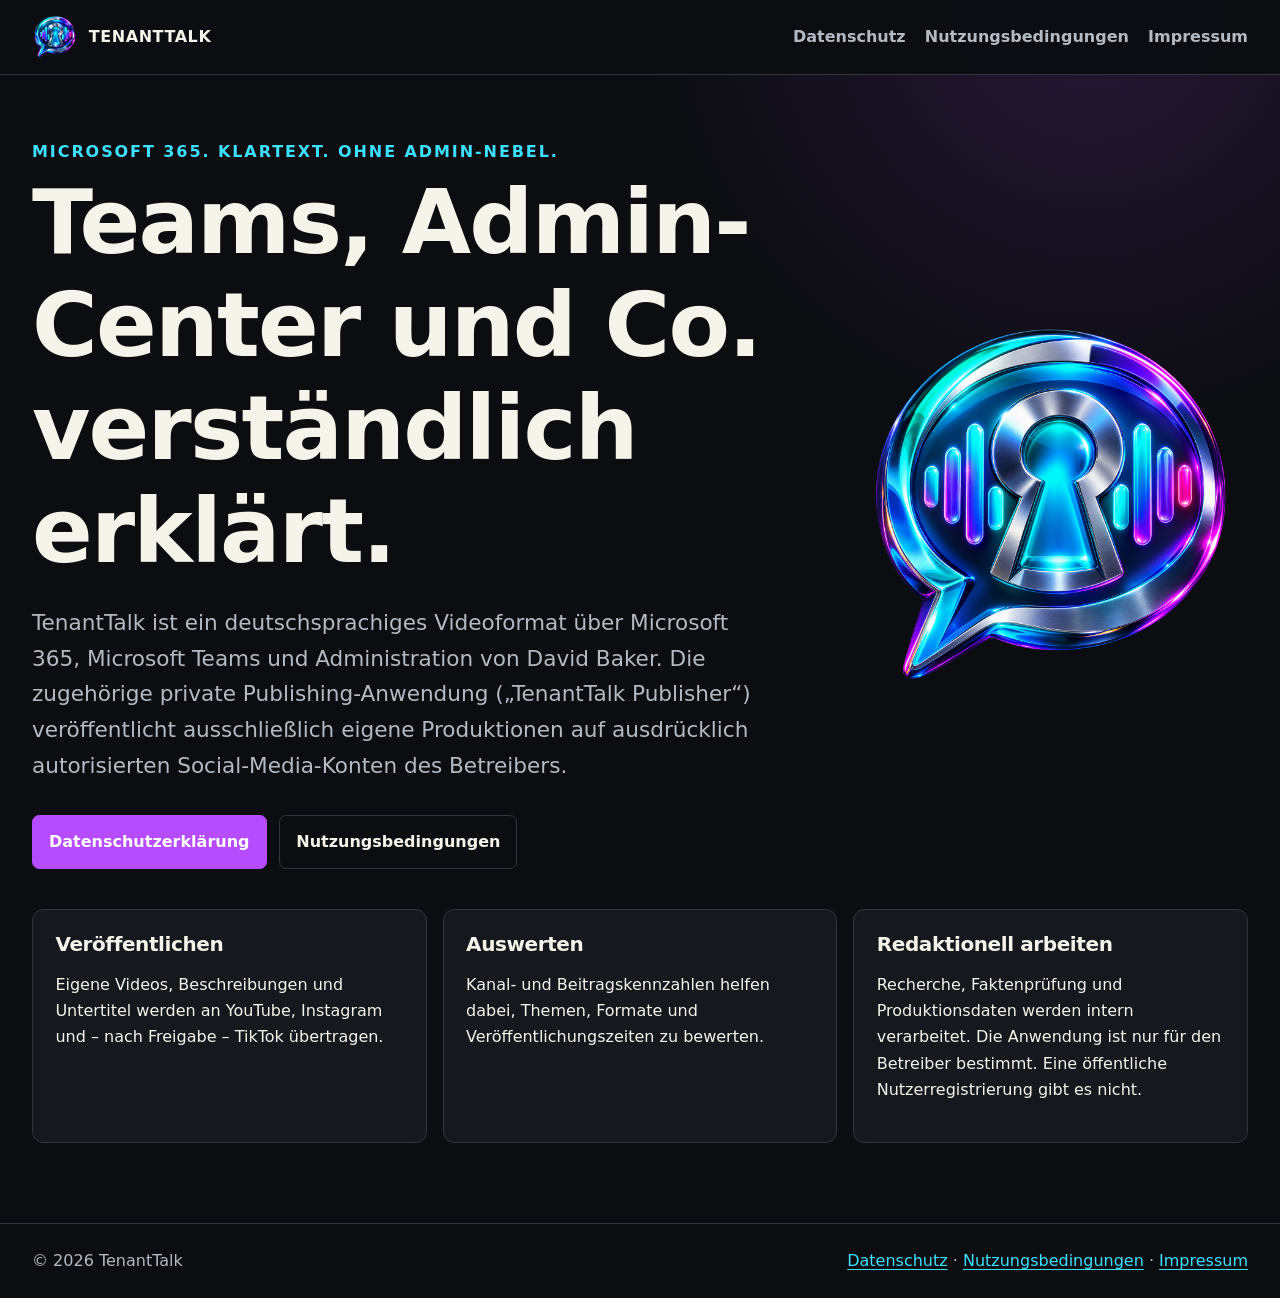
<file: docs/index.html>
<!doctype html>
<html lang="de">
<head>
  <meta charset="utf-8">
  <meta name="viewport" content="width=device-width, initial-scale=1">
  <meta name="description" content="TenantTalk erklärt Microsoft 365 verständlich auf Deutsch und betreibt eine private Anwendung zur Veröffentlichung und Auswertung eigener Inhalte auf YouTube, Instagram und TikTok.">
  <title>TenantTalk – Microsoft 365. Klartext. Ohne Admin-Nebel.</title>
  <link rel="icon" href="assets/tenanttalk-emblem.png">
  <link rel="stylesheet" href="assets/style.css">
</head>
<body>
<a class="skip-link" href="#inhalt">Zum Inhalt</a>
<header class="site-header"><nav class="nav" aria-label="Hauptnavigation"><a class="brand" href="index.html" aria-current="page"><img src="assets/tenanttalk-emblem.png" alt=""><span>TENANTTALK</span></a><div class="nav-links"><a href="datenschutz.html">Datenschutz</a><a href="nutzungsbedingungen.html">Nutzungsbedingungen</a><a href="impressum.html">Impressum</a></div></nav></header>
<main id="inhalt">
  <section class="hero"><div><p class="eyebrow">Microsoft 365. Klartext. Ohne Admin-Nebel.</p><h1>Teams, Admin-Center und Co. verständlich erklärt.</h1><p class="lead">TenantTalk ist ein deutschsprachiges Videoformat über Microsoft 365, Microsoft Teams und Administration von David Baker. Die zugehörige private Publishing-Anwendung („TenantTalk Publisher“) veröffentlicht ausschließlich eigene Produktionen auf ausdrücklich autorisierten Social-Media-Konten des Betreibers.</p><div class="actions"><a class="button" href="datenschutz.html">Datenschutzerklärung</a><a class="button secondary" href="nutzungsbedingungen.html">Nutzungsbedingungen</a></div></div><img class="hero-logo" src="assets/tenanttalk-emblem.png" width="800" height="800" alt="TenantTalk-Logo"></section>
  <section class="grid" aria-label="Funktionen der Anwendung"><article class="card"><h2>Veröffentlichen</h2><p>Eigene Videos, Beschreibungen und Untertitel werden an YouTube, Instagram und – nach Freigabe – TikTok übertragen.</p></article><article class="card"><h2>Auswerten</h2><p>Kanal- und Beitragskennzahlen helfen dabei, Themen, Formate und Veröffentlichungszeiten zu bewerten.</p></article><article class="card"><h2>Redaktionell arbeiten</h2><p>Recherche, Faktenprüfung und Produktionsdaten werden intern verarbeitet. Die Anwendung ist nur für den Betreiber bestimmt. Eine öffentliche Nutzerregistrierung gibt es nicht.</p></article></section>
</main>
<footer class="site-footer"><div class="footer-inner"><p>© 2026 TenantTalk</p><p><a href="datenschutz.html">Datenschutz</a> · <a href="nutzungsbedingungen.html">Nutzungsbedingungen</a> · <a href="impressum.html">Impressum</a></p></div></footer>
</body>
</html>
</file>
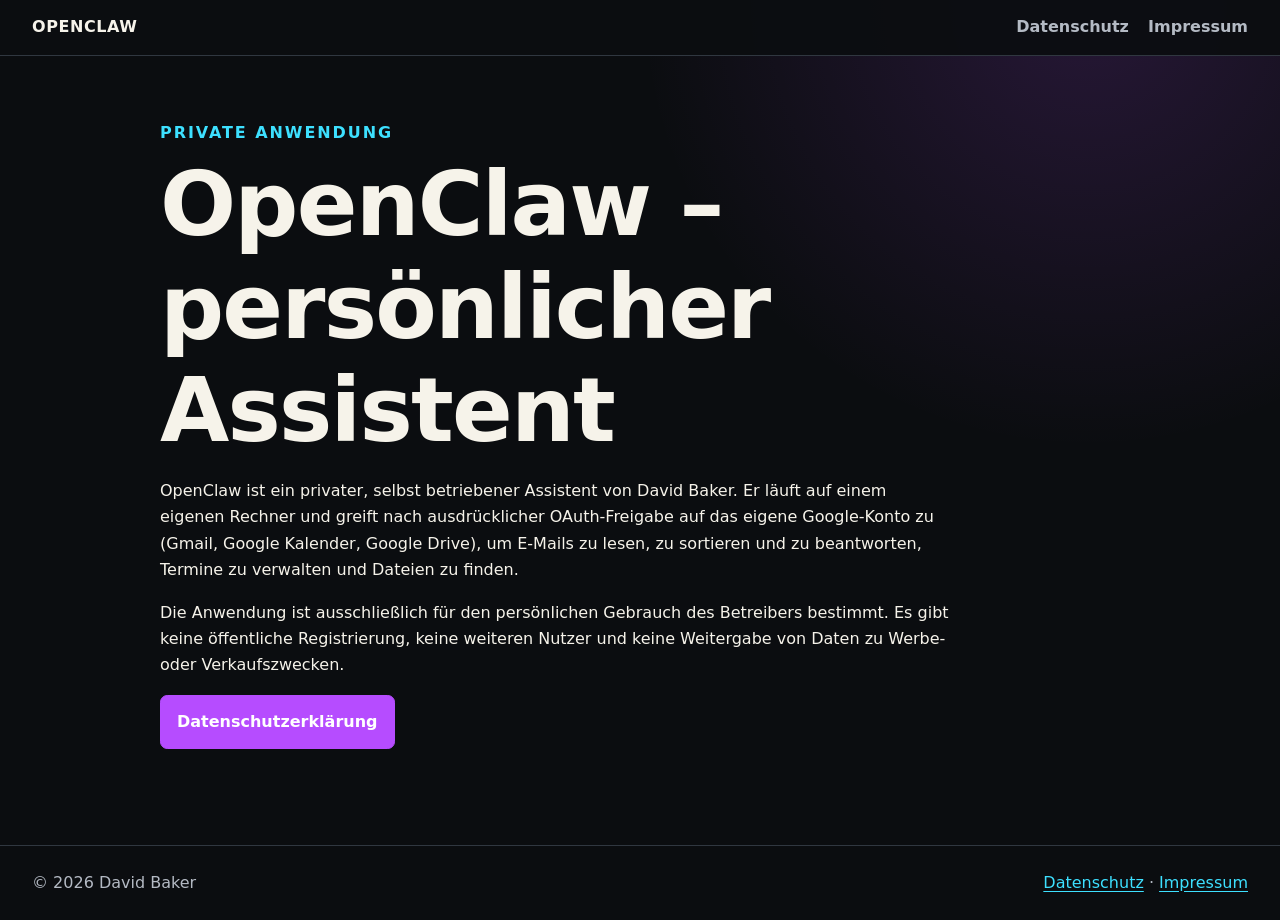
<file: docs/openclaw/index.html>
<!doctype html>
<html lang="de">
<head><meta charset="utf-8"><meta name="viewport" content="width=device-width, initial-scale=1"><meta name="description" content="OpenClaw ist ein privater persönlicher Assistent von David Baker mit Zugriff auf das eigene Gmail-, Kalender- und Drive-Konto."><title>OpenClaw – Privater Assistent</title><link rel="stylesheet" href="../assets/style.css"></head>
<body>
<a class="skip-link" href="#inhalt">Zum Inhalt</a>
<header class="site-header"><nav class="nav" aria-label="Hauptnavigation"><a class="brand" href="index.html" aria-current="page"><span>OPENCLAW</span></a><div class="nav-links"><a href="datenschutz.html">Datenschutz</a><a href="../impressum.html">Impressum</a></div></nav></header>
<main id="inhalt" class="legal">
<p class="eyebrow">Private Anwendung</p><h1>OpenClaw – persönlicher Assistent</h1>
<p>OpenClaw ist ein privater, selbst betriebener Assistent von David Baker. Er läuft auf einem eigenen Rechner und greift nach ausdrücklicher OAuth-Freigabe auf das eigene Google-Konto zu (Gmail, Google Kalender, Google Drive), um E-Mails zu lesen, zu sortieren und zu beantworten, Termine zu verwalten und Dateien zu finden.</p>
<p>Die Anwendung ist ausschließlich für den persönlichen Gebrauch des Betreibers bestimmt. Es gibt keine öffentliche Registrierung, keine weiteren Nutzer und keine Weitergabe von Daten zu Werbe- oder Verkaufszwecken.</p>
<p><a class="button" href="datenschutz.html">Datenschutzerklärung</a></p>
</main>
<footer class="site-footer"><div class="footer-inner"><p>© 2026 David Baker</p><p><a href="datenschutz.html">Datenschutz</a> · <a href="../impressum.html">Impressum</a></p></div></footer>
</body>
</html>
</file>
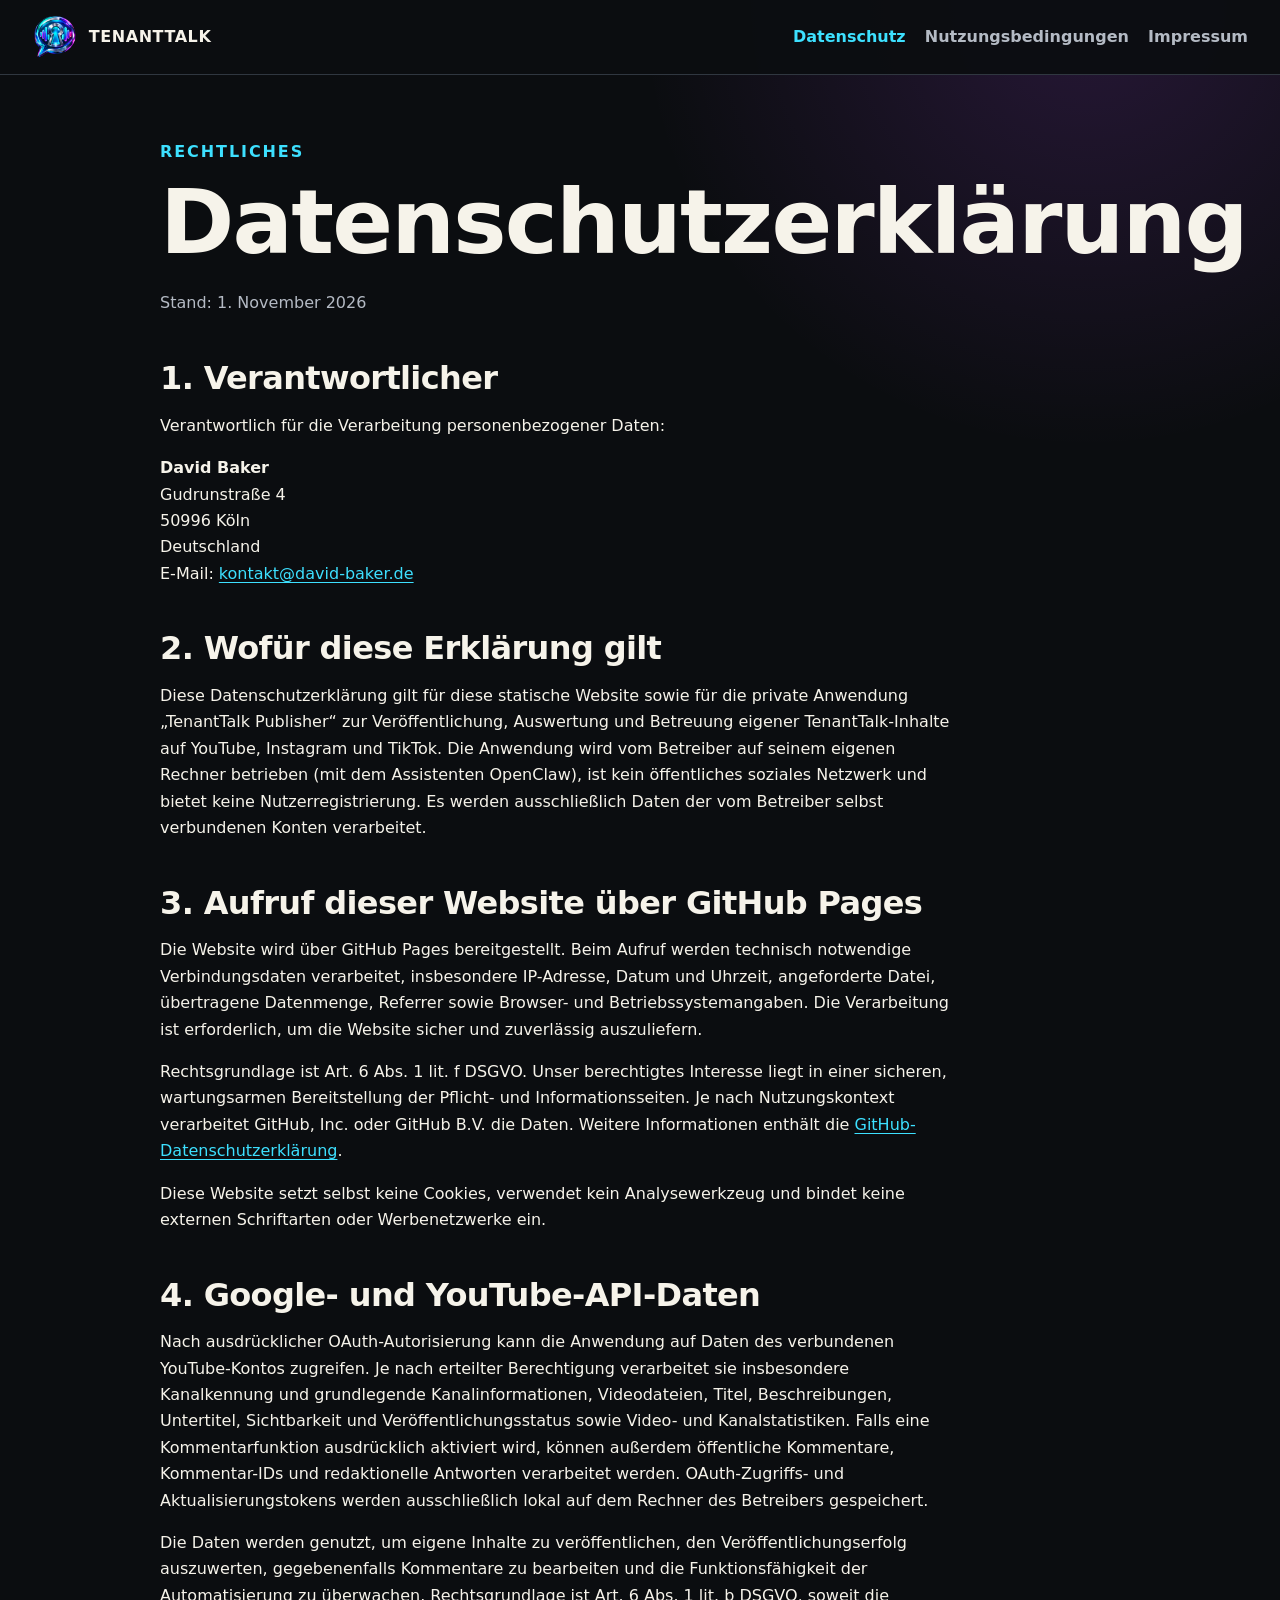
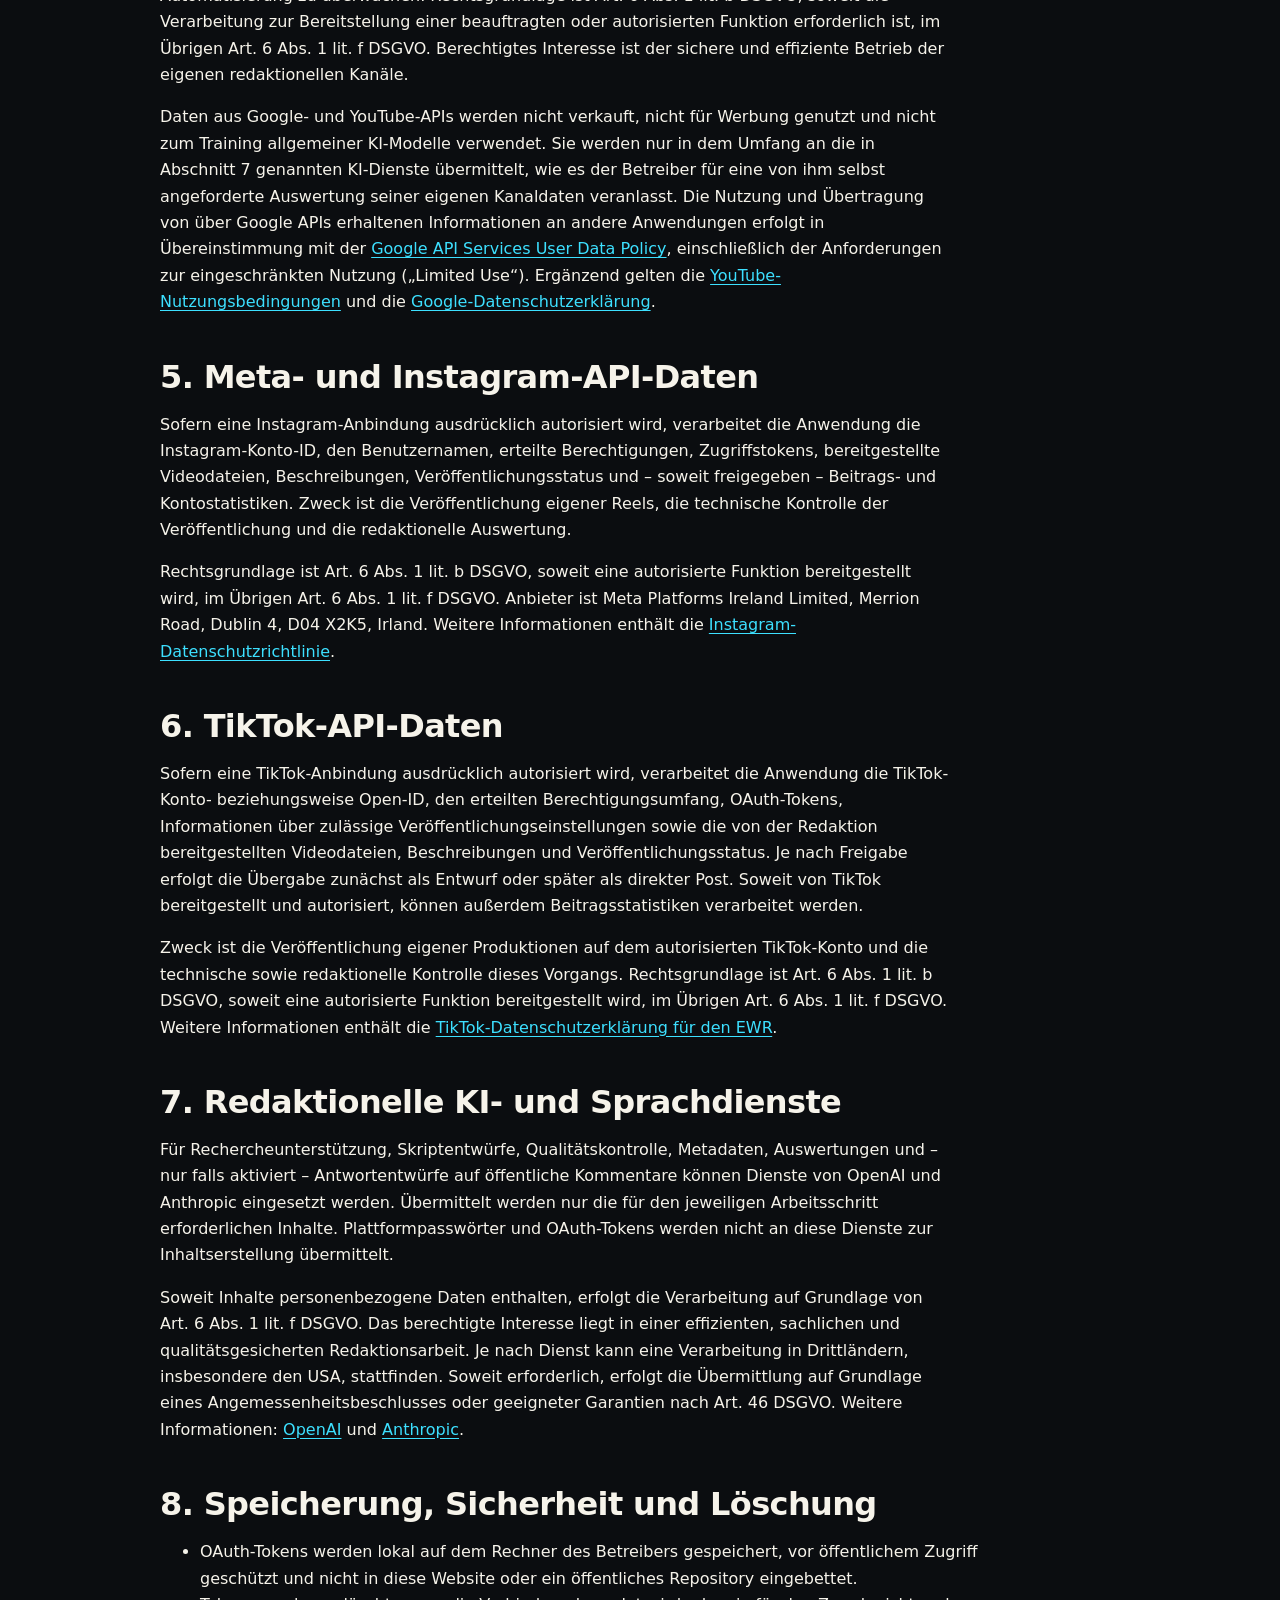
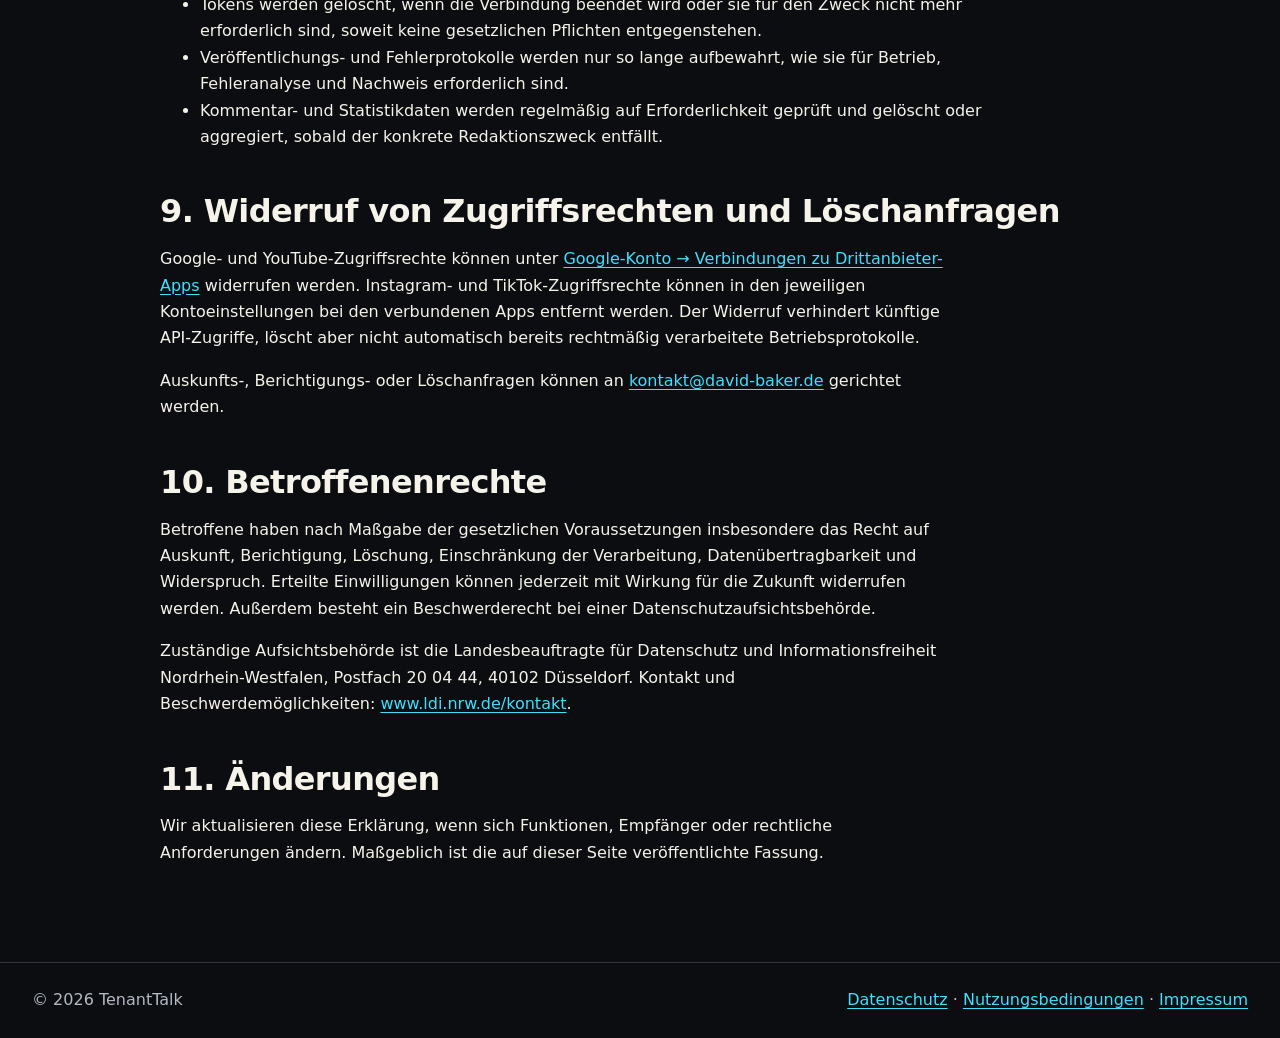
<file: docs/datenschutz.html>
<!doctype html>
<html lang="de">
<head><meta charset="utf-8"><meta name="viewport" content="width=device-width, initial-scale=1"><meta name="description" content="Datenschutzerklärung für die Website und Social-Publishing-Anwendung von TenantTalk."><title>Datenschutz – TenantTalk</title><link rel="icon" href="assets/tenanttalk-emblem.png"><link rel="stylesheet" href="assets/style.css"></head>
<body>
<a class="skip-link" href="#inhalt">Zum Inhalt</a>
<header class="site-header"><nav class="nav" aria-label="Hauptnavigation"><a class="brand" href="index.html"><img src="assets/tenanttalk-emblem.png" alt=""><span>TENANTTALK</span></a><div class="nav-links"><a href="datenschutz.html" aria-current="page">Datenschutz</a><a href="nutzungsbedingungen.html">Nutzungsbedingungen</a><a href="impressum.html">Impressum</a></div></nav></header>
<main id="inhalt" class="legal">
<p class="eyebrow">Rechtliches</p><h1>Datenschutzerklärung</h1><p class="meta">Stand: 1. November 2026</p>
<h2>1. Verantwortlicher</h2><p>Verantwortlich für die Verarbeitung personenbezogener Daten:</p><p><strong>David Baker</strong><br>Gudrunstraße 4<br>50996 Köln<br>Deutschland<br>E-Mail: <a href="mailto:kontakt@david-baker.de">kontakt@david-baker.de</a></p>
<h2>2. Wofür diese Erklärung gilt</h2><p>Diese Datenschutzerklärung gilt für diese statische Website sowie für die private Anwendung „TenantTalk Publisher“ zur Veröffentlichung, Auswertung und Betreuung eigener TenantTalk-Inhalte auf YouTube, Instagram und TikTok. Die Anwendung wird vom Betreiber auf seinem eigenen Rechner betrieben (mit dem Assistenten OpenClaw), ist kein öffentliches soziales Netzwerk und bietet keine Nutzerregistrierung. Es werden ausschließlich Daten der vom Betreiber selbst verbundenen Konten verarbeitet.</p>
<h2>3. Aufruf dieser Website über GitHub Pages</h2><p>Die Website wird über GitHub Pages bereitgestellt. Beim Aufruf werden technisch notwendige Verbindungsdaten verarbeitet, insbesondere IP-Adresse, Datum und Uhrzeit, angeforderte Datei, übertragene Datenmenge, Referrer sowie Browser- und Betriebssystemangaben. Die Verarbeitung ist erforderlich, um die Website sicher und zuverlässig auszuliefern.</p><p>Rechtsgrundlage ist Art. 6 Abs. 1 lit. f DSGVO. Unser berechtigtes Interesse liegt in einer sicheren, wartungsarmen Bereitstellung der Pflicht- und Informationsseiten. Je nach Nutzungskontext verarbeitet GitHub, Inc. oder GitHub B.V. die Daten. Weitere Informationen enthält die <a href="https://docs.github.com/de/site-policy/privacy-policies/github-general-privacy-statement">GitHub-Datenschutzerklärung</a>.</p><p>Diese Website setzt selbst keine Cookies, verwendet kein Analysewerkzeug und bindet keine externen Schriftarten oder Werbenetzwerke ein.</p>
<h2>4. Google- und YouTube-API-Daten</h2><p>Nach ausdrücklicher OAuth-Autorisierung kann die Anwendung auf Daten des verbundenen YouTube-Kontos zugreifen. Je nach erteilter Berechtigung verarbeitet sie insbesondere Kanalkennung und grundlegende Kanalinformationen, Videodateien, Titel, Beschreibungen, Untertitel, Sichtbarkeit und Veröffentlichungsstatus sowie Video- und Kanalstatistiken. Falls eine Kommentarfunktion ausdrücklich aktiviert wird, können außerdem öffentliche Kommentare, Kommentar-IDs und redaktionelle Antworten verarbeitet werden. OAuth-Zugriffs- und Aktualisierungstokens werden ausschließlich lokal auf dem Rechner des Betreibers gespeichert.</p><p>Die Daten werden genutzt, um eigene Inhalte zu veröffentlichen, den Veröffentlichungserfolg auszuwerten, gegebenenfalls Kommentare zu bearbeiten und die Funktionsfähigkeit der Automatisierung zu überwachen. Rechtsgrundlage ist Art. 6 Abs. 1 lit. b DSGVO, soweit die Verarbeitung zur Bereitstellung einer beauftragten oder autorisierten Funktion erforderlich ist, im Übrigen Art. 6 Abs. 1 lit. f DSGVO. Berechtigtes Interesse ist der sichere und effiziente Betrieb der eigenen redaktionellen Kanäle.</p><p>Daten aus Google- und YouTube-APIs werden nicht verkauft, nicht für Werbung genutzt und nicht zum Training allgemeiner KI-Modelle verwendet. Sie werden nur in dem Umfang an die in Abschnitt 7 genannten KI-Dienste übermittelt, wie es der Betreiber für eine von ihm selbst angeforderte Auswertung seiner eigenen Kanaldaten veranlasst. Die Nutzung und Übertragung von über Google APIs erhaltenen Informationen an andere Anwendungen erfolgt in Übereinstimmung mit der <a href="https://developers.google.com/terms/api-services-user-data-policy">Google API Services User Data Policy</a>, einschließlich der Anforderungen zur eingeschränkten Nutzung („Limited Use“). Ergänzend gelten die <a href="https://www.youtube.com/t/terms">YouTube-Nutzungsbedingungen</a> und die <a href="https://policies.google.com/privacy">Google-Datenschutzerklärung</a>.</p>
<h2>5. Meta- und Instagram-API-Daten</h2><p>Sofern eine Instagram-Anbindung ausdrücklich autorisiert wird, verarbeitet die Anwendung die Instagram-Konto-ID, den Benutzernamen, erteilte Berechtigungen, Zugriffstokens, bereitgestellte Videodateien, Beschreibungen, Veröffentlichungsstatus und – soweit freigegeben – Beitrags- und Kontostatistiken. Zweck ist die Veröffentlichung eigener Reels, die technische Kontrolle der Veröffentlichung und die redaktionelle Auswertung.</p><p>Rechtsgrundlage ist Art. 6 Abs. 1 lit. b DSGVO, soweit eine autorisierte Funktion bereitgestellt wird, im Übrigen Art. 6 Abs. 1 lit. f DSGVO. Anbieter ist Meta Platforms Ireland Limited, Merrion Road, Dublin 4, D04 X2K5, Irland. Weitere Informationen enthält die <a href="https://privacycenter.instagram.com/policy/">Instagram-Datenschutzrichtlinie</a>.</p>
<h2>6. TikTok-API-Daten</h2><p>Sofern eine TikTok-Anbindung ausdrücklich autorisiert wird, verarbeitet die Anwendung die TikTok-Konto- beziehungsweise Open-ID, den erteilten Berechtigungsumfang, OAuth-Tokens, Informationen über zulässige Veröffentlichungseinstellungen sowie die von der Redaktion bereitgestellten Videodateien, Beschreibungen und Veröffentlichungsstatus. Je nach Freigabe erfolgt die Übergabe zunächst als Entwurf oder später als direkter Post. Soweit von TikTok bereitgestellt und autorisiert, können außerdem Beitragsstatistiken verarbeitet werden.</p><p>Zweck ist die Veröffentlichung eigener Produktionen auf dem autorisierten TikTok-Konto und die technische sowie redaktionelle Kontrolle dieses Vorgangs. Rechtsgrundlage ist Art. 6 Abs. 1 lit. b DSGVO, soweit eine autorisierte Funktion bereitgestellt wird, im Übrigen Art. 6 Abs. 1 lit. f DSGVO. Weitere Informationen enthält die <a href="https://www.tiktok.com/legal/page/eea/privacy-policy/de">TikTok-Datenschutzerklärung für den EWR</a>.</p>
<h2>7. Redaktionelle KI- und Sprachdienste</h2><p>Für Rechercheunterstützung, Skriptentwürfe, Qualitätskontrolle, Metadaten, Auswertungen und – nur falls aktiviert – Antwortentwürfe auf öffentliche Kommentare können Dienste von OpenAI und Anthropic eingesetzt werden. Übermittelt werden nur die für den jeweiligen Arbeitsschritt erforderlichen Inhalte. Plattformpasswörter und OAuth-Tokens werden nicht an diese Dienste zur Inhaltserstellung übermittelt.</p><p>Soweit Inhalte personenbezogene Daten enthalten, erfolgt die Verarbeitung auf Grundlage von Art. 6 Abs. 1 lit. f DSGVO. Das berechtigte Interesse liegt in einer effizienten, sachlichen und qualitätsgesicherten Redaktionsarbeit. Je nach Dienst kann eine Verarbeitung in Drittländern, insbesondere den USA, stattfinden. Soweit erforderlich, erfolgt die Übermittlung auf Grundlage eines Angemessenheitsbeschlusses oder geeigneter Garantien nach Art. 46 DSGVO. Weitere Informationen: <a href="https://openai.com/policies/privacy-policy/">OpenAI</a> und <a href="https://www.anthropic.com/legal/privacy">Anthropic</a>.</p>
<h2>8. Speicherung, Sicherheit und Löschung</h2><ul><li>OAuth-Tokens werden lokal auf dem Rechner des Betreibers gespeichert, vor öffentlichem Zugriff geschützt und nicht in diese Website oder ein öffentliches Repository eingebettet.</li><li>Tokens werden gelöscht, wenn die Verbindung beendet wird oder sie für den Zweck nicht mehr erforderlich sind, soweit keine gesetzlichen Pflichten entgegenstehen.</li><li>Veröffentlichungs- und Fehlerprotokolle werden nur so lange aufbewahrt, wie sie für Betrieb, Fehleranalyse und Nachweis erforderlich sind.</li><li>Kommentar- und Statistikdaten werden regelmäßig auf Erforderlichkeit geprüft und gelöscht oder aggregiert, sobald der konkrete Redaktionszweck entfällt.</li></ul>
<h2>9. Widerruf von Zugriffsrechten und Löschanfragen</h2><p>Google- und YouTube-Zugriffsrechte können unter <a href="https://myaccount.google.com/permissions">Google-Konto → Verbindungen zu Drittanbieter-Apps</a> widerrufen werden. Instagram- und TikTok-Zugriffsrechte können in den jeweiligen Kontoeinstellungen bei den verbundenen Apps entfernt werden. Der Widerruf verhindert künftige API-Zugriffe, löscht aber nicht automatisch bereits rechtmäßig verarbeitete Betriebsprotokolle.</p><p>Auskunfts-, Berichtigungs- oder Löschanfragen können an <a href="mailto:kontakt@david-baker.de">kontakt@david-baker.de</a> gerichtet werden.</p>
<h2>10. Betroffenenrechte</h2><p>Betroffene haben nach Maßgabe der gesetzlichen Voraussetzungen insbesondere das Recht auf Auskunft, Berichtigung, Löschung, Einschränkung der Verarbeitung, Datenübertragbarkeit und Widerspruch. Erteilte Einwilligungen können jederzeit mit Wirkung für die Zukunft widerrufen werden. Außerdem besteht ein Beschwerderecht bei einer Datenschutzaufsichtsbehörde.</p><p>Zuständige Aufsichtsbehörde ist die Landesbeauftragte für Datenschutz und Informationsfreiheit Nordrhein-Westfalen, Postfach 20 04 44, 40102 Düsseldorf. Kontakt und Beschwerdemöglichkeiten: <a href="https://www.ldi.nrw.de/kontakt">www.ldi.nrw.de/kontakt</a>.</p>
<h2>11. Änderungen</h2><p>Wir aktualisieren diese Erklärung, wenn sich Funktionen, Empfänger oder rechtliche Anforderungen ändern. Maßgeblich ist die auf dieser Seite veröffentlichte Fassung.</p>
</main>
<footer class="site-footer"><div class="footer-inner"><p>© 2026 TenantTalk</p><p><a href="datenschutz.html">Datenschutz</a> · <a href="nutzungsbedingungen.html">Nutzungsbedingungen</a> · <a href="impressum.html">Impressum</a></p></div></footer>
</body>
</html>
</file>
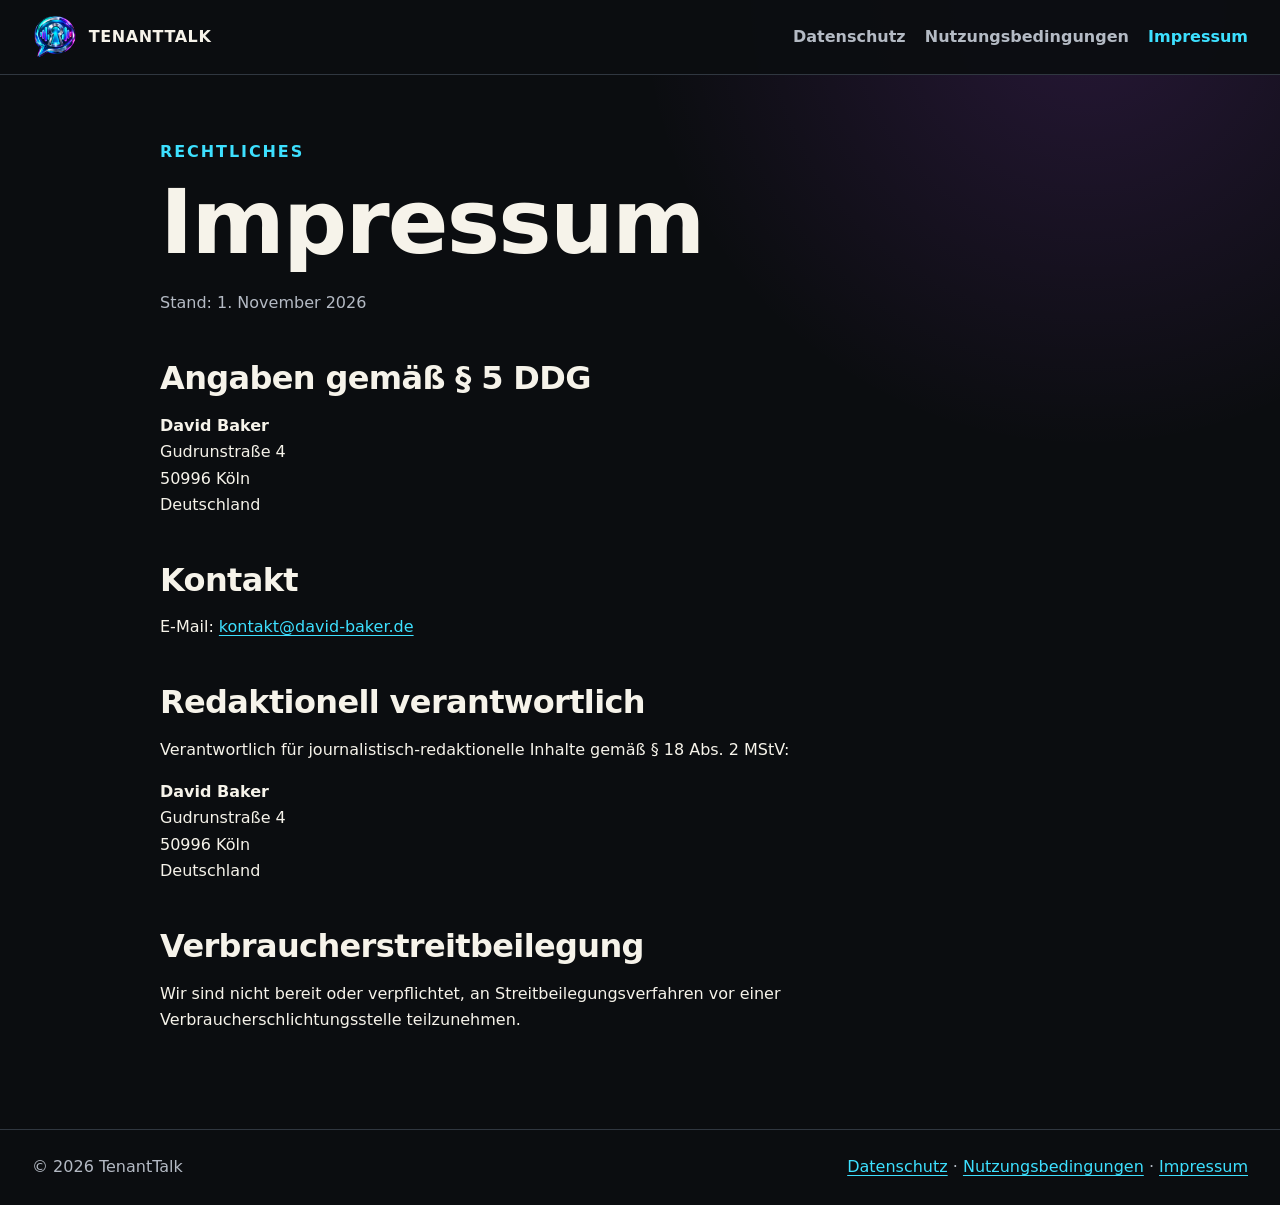
<file: docs/impressum.html>
<!doctype html>
<html lang="de">
<head><meta charset="utf-8"><meta name="viewport" content="width=device-width, initial-scale=1"><meta name="description" content="Impressum von TenantTalk."><title>Impressum – TenantTalk</title><link rel="icon" href="assets/tenanttalk-emblem.png"><link rel="stylesheet" href="assets/style.css"></head>
<body>
<a class="skip-link" href="#inhalt">Zum Inhalt</a>
<header class="site-header"><nav class="nav" aria-label="Hauptnavigation"><a class="brand" href="index.html"><img src="assets/tenanttalk-emblem.png" alt=""><span>TENANTTALK</span></a><div class="nav-links"><a href="datenschutz.html">Datenschutz</a><a href="nutzungsbedingungen.html">Nutzungsbedingungen</a><a href="impressum.html" aria-current="page">Impressum</a></div></nav></header>
<main id="inhalt" class="legal">
<p class="eyebrow">Rechtliches</p><h1>Impressum</h1><p class="meta">Stand: 1. November 2026</p>
<h2>Angaben gemäß § 5 DDG</h2><p><strong>David Baker</strong><br>Gudrunstraße 4<br>50996 Köln<br>Deutschland</p>
<h2>Kontakt</h2><p>E-Mail: <a href="mailto:kontakt@david-baker.de">kontakt@david-baker.de</a></p>
<h2>Redaktionell verantwortlich</h2><p>Verantwortlich für journalistisch-redaktionelle Inhalte gemäß § 18 Abs. 2 MStV:</p><p><strong>David Baker</strong><br>Gudrunstraße 4<br>50996 Köln<br>Deutschland</p>
<h2>Verbraucherstreitbeilegung</h2><p>Wir sind nicht bereit oder verpflichtet, an Streitbeilegungsverfahren vor einer Verbraucherschlichtungsstelle teilzunehmen.</p>
</main>
<footer class="site-footer"><div class="footer-inner"><p>© 2026 TenantTalk</p><p><a href="datenschutz.html">Datenschutz</a> · <a href="nutzungsbedingungen.html">Nutzungsbedingungen</a> · <a href="impressum.html">Impressum</a></p></div></footer>
</body>
</html>
</file>
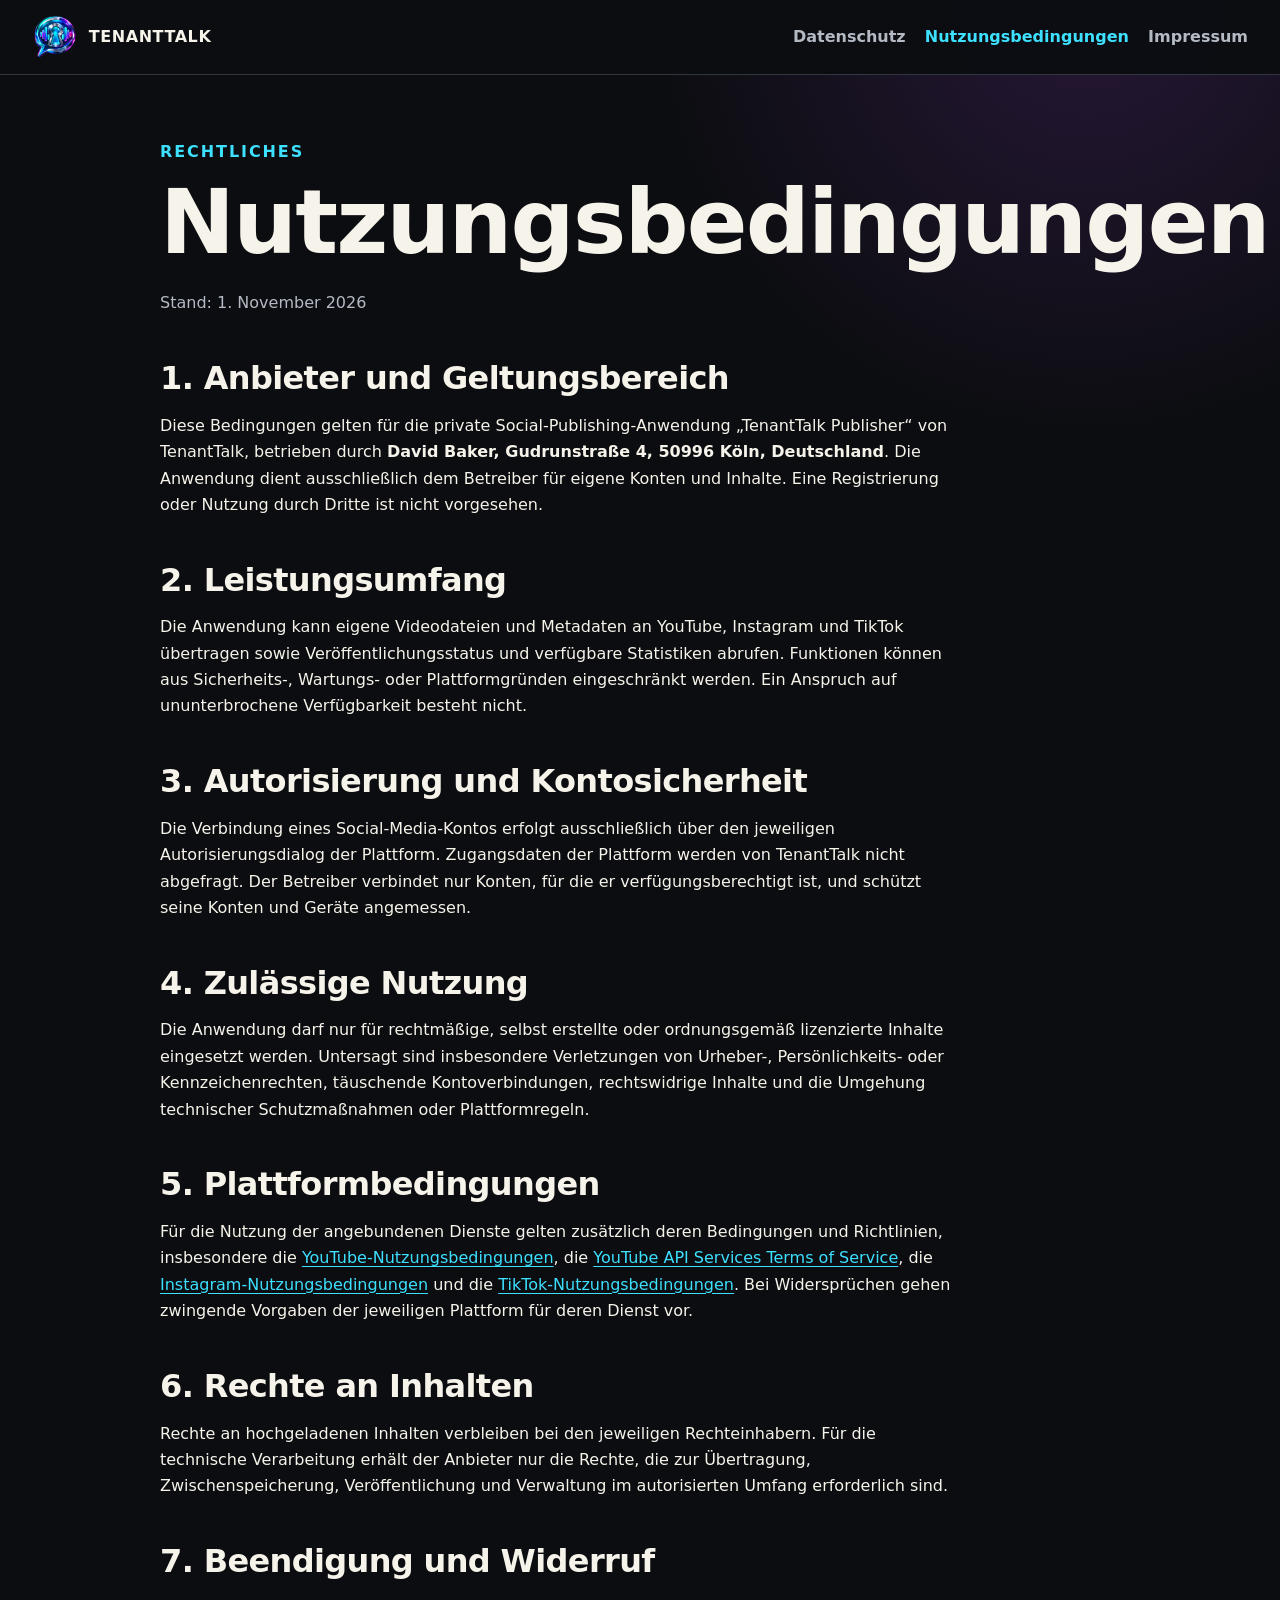
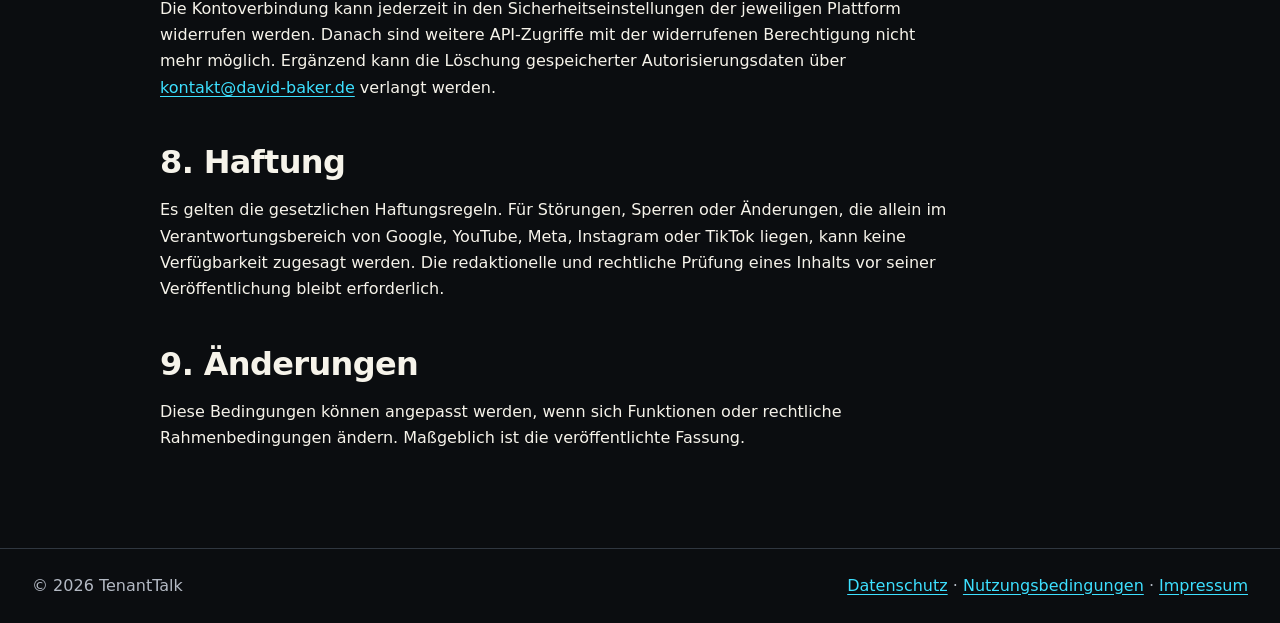
<file: docs/nutzungsbedingungen.html>
<!doctype html>
<html lang="de">
<head><meta charset="utf-8"><meta name="viewport" content="width=device-width, initial-scale=1"><meta name="description" content="Nutzungsbedingungen für die Social-Publishing-Anwendung von TenantTalk."><title>Nutzungsbedingungen – TenantTalk</title><link rel="icon" href="assets/tenanttalk-emblem.png"><link rel="stylesheet" href="assets/style.css"></head>
<body>
<a class="skip-link" href="#inhalt">Zum Inhalt</a>
<header class="site-header"><nav class="nav" aria-label="Hauptnavigation"><a class="brand" href="index.html"><img src="assets/tenanttalk-emblem.png" alt=""><span>TENANTTALK</span></a><div class="nav-links"><a href="datenschutz.html">Datenschutz</a><a href="nutzungsbedingungen.html" aria-current="page">Nutzungsbedingungen</a><a href="impressum.html">Impressum</a></div></nav></header>
<main id="inhalt" class="legal">
<p class="eyebrow">Rechtliches</p><h1>Nutzungsbedingungen</h1><p class="meta">Stand: 1. November 2026</p>
<h2>1. Anbieter und Geltungsbereich</h2><p>Diese Bedingungen gelten für die private Social-Publishing-Anwendung „TenantTalk Publisher“ von TenantTalk, betrieben durch <strong>David Baker, Gudrunstraße 4, 50996 Köln, Deutschland</strong>. Die Anwendung dient ausschließlich dem Betreiber für eigene Konten und Inhalte. Eine Registrierung oder Nutzung durch Dritte ist nicht vorgesehen.</p>
<h2>2. Leistungsumfang</h2><p>Die Anwendung kann eigene Videodateien und Metadaten an YouTube, Instagram und TikTok übertragen sowie Veröffentlichungsstatus und verfügbare Statistiken abrufen. Funktionen können aus Sicherheits-, Wartungs- oder Plattformgründen eingeschränkt werden. Ein Anspruch auf ununterbrochene Verfügbarkeit besteht nicht.</p>
<h2>3. Autorisierung und Kontosicherheit</h2><p>Die Verbindung eines Social-Media-Kontos erfolgt ausschließlich über den jeweiligen Autorisierungsdialog der Plattform. Zugangsdaten der Plattform werden von TenantTalk nicht abgefragt. Der Betreiber verbindet nur Konten, für die er verfügungsberechtigt ist, und schützt seine Konten und Geräte angemessen.</p>
<h2>4. Zulässige Nutzung</h2><p>Die Anwendung darf nur für rechtmäßige, selbst erstellte oder ordnungsgemäß lizenzierte Inhalte eingesetzt werden. Untersagt sind insbesondere Verletzungen von Urheber-, Persönlichkeits- oder Kennzeichenrechten, täuschende Kontoverbindungen, rechtswidrige Inhalte und die Umgehung technischer Schutzmaßnahmen oder Plattformregeln.</p>
<h2>5. Plattformbedingungen</h2><p>Für die Nutzung der angebundenen Dienste gelten zusätzlich deren Bedingungen und Richtlinien, insbesondere die <a href="https://www.youtube.com/t/terms">YouTube-Nutzungsbedingungen</a>, die <a href="https://developers.google.com/youtube/terms/api-services-terms-of-service">YouTube API Services Terms of Service</a>, die <a href="https://help.instagram.com/581066165581870">Instagram-Nutzungsbedingungen</a> und die <a href="https://www.tiktok.com/legal/page/eea/terms-of-service/de">TikTok-Nutzungsbedingungen</a>. Bei Widersprüchen gehen zwingende Vorgaben der jeweiligen Plattform für deren Dienst vor.</p>
<h2>6. Rechte an Inhalten</h2><p>Rechte an hochgeladenen Inhalten verbleiben bei den jeweiligen Rechteinhabern. Für die technische Verarbeitung erhält der Anbieter nur die Rechte, die zur Übertragung, Zwischenspeicherung, Veröffentlichung und Verwaltung im autorisierten Umfang erforderlich sind.</p>
<h2>7. Beendigung und Widerruf</h2><p>Die Kontoverbindung kann jederzeit in den Sicherheitseinstellungen der jeweiligen Plattform widerrufen werden. Danach sind weitere API-Zugriffe mit der widerrufenen Berechtigung nicht mehr möglich. Ergänzend kann die Löschung gespeicherter Autorisierungsdaten über <a href="mailto:kontakt@david-baker.de">kontakt@david-baker.de</a> verlangt werden.</p>
<h2>8. Haftung</h2><p>Es gelten die gesetzlichen Haftungsregeln. Für Störungen, Sperren oder Änderungen, die allein im Verantwortungsbereich von Google, YouTube, Meta, Instagram oder TikTok liegen, kann keine Verfügbarkeit zugesagt werden. Die redaktionelle und rechtliche Prüfung eines Inhalts vor seiner Veröffentlichung bleibt erforderlich.</p>
<h2>9. Änderungen</h2><p>Diese Bedingungen können angepasst werden, wenn sich Funktionen oder rechtliche Rahmenbedingungen ändern. Maßgeblich ist die veröffentlichte Fassung.</p>
</main>
<footer class="site-footer"><div class="footer-inner"><p>© 2026 TenantTalk</p><p><a href="datenschutz.html">Datenschutz</a> · <a href="nutzungsbedingungen.html">Nutzungsbedingungen</a> · <a href="impressum.html">Impressum</a></p></div></footer>
</body>
</html>
</file>
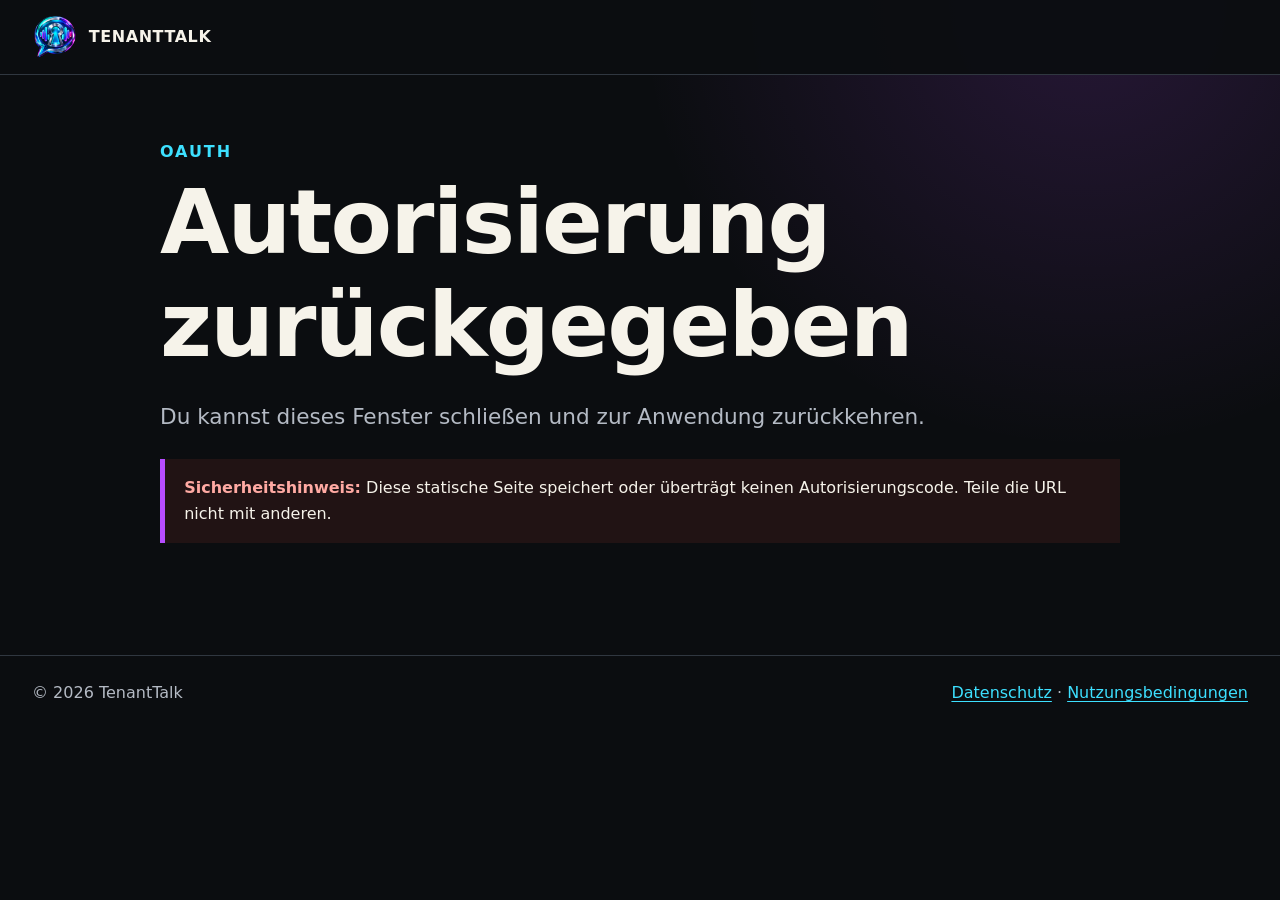
<file: docs/oauth/callback.html>
<!doctype html>
<html lang="de">
<head><meta charset="utf-8"><meta name="viewport" content="width=device-width, initial-scale=1"><meta name="robots" content="noindex,nofollow"><title>Autorisierung – TenantTalk</title><link rel="icon" href="../assets/tenanttalk-emblem.png"><link rel="stylesheet" href="../assets/style.css"></head>
<body>
<header class="site-header"><nav class="nav" aria-label="Hauptnavigation"><a class="brand" href="../index.html"><img src="../assets/tenanttalk-emblem.png" alt=""><span>TENANTTALK</span></a></nav></header>
<main id="inhalt" class="legal"><p class="eyebrow">OAuth</p><h1>Autorisierung zurückgegeben</h1><p class="lead">Du kannst dieses Fenster schließen und zur Anwendung zurückkehren.</p><div class="notice"><strong>Sicherheitshinweis:</strong> Diese statische Seite speichert oder überträgt keinen Autorisierungscode. Teile die URL nicht mit anderen.</div></main>
<footer class="site-footer"><div class="footer-inner"><p>© 2026 TenantTalk</p><p><a href="../datenschutz.html">Datenschutz</a> · <a href="../nutzungsbedingungen.html">Nutzungsbedingungen</a></p></div></footer>
</body>
</html>
</file>
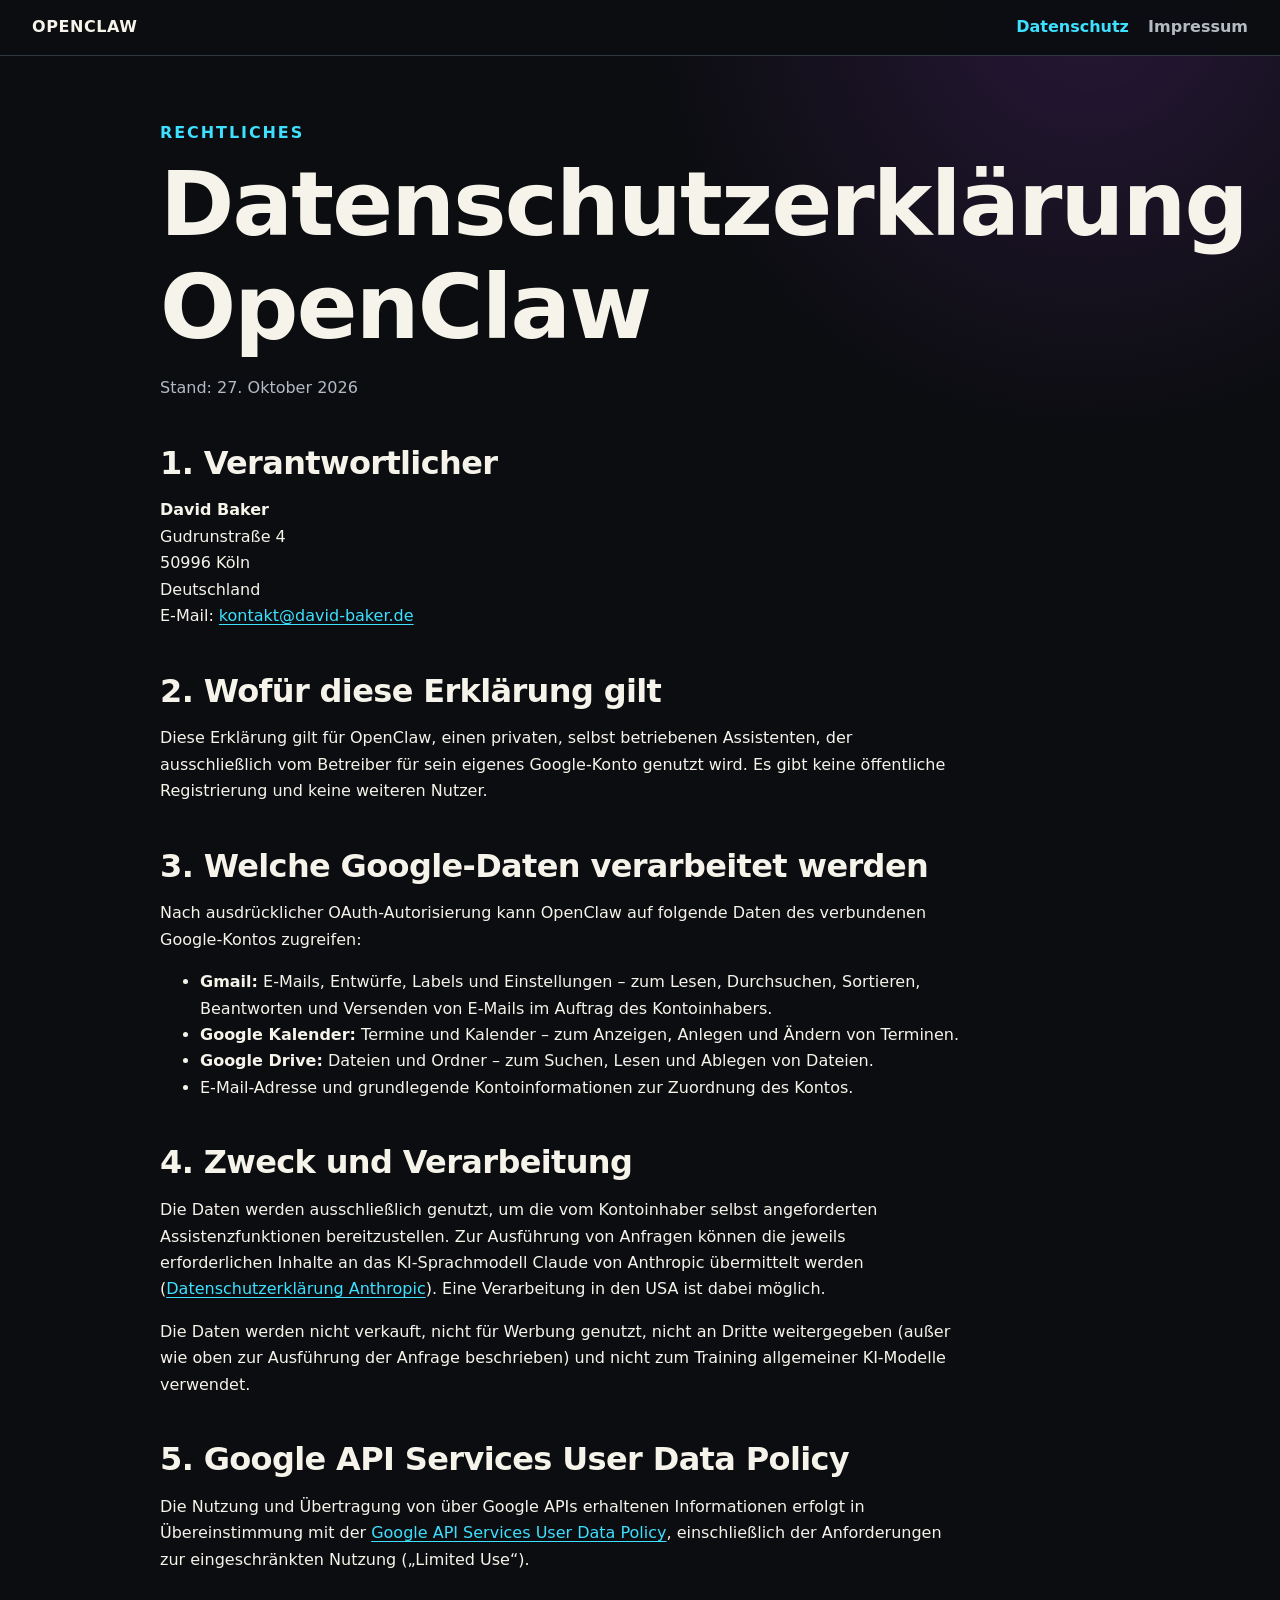
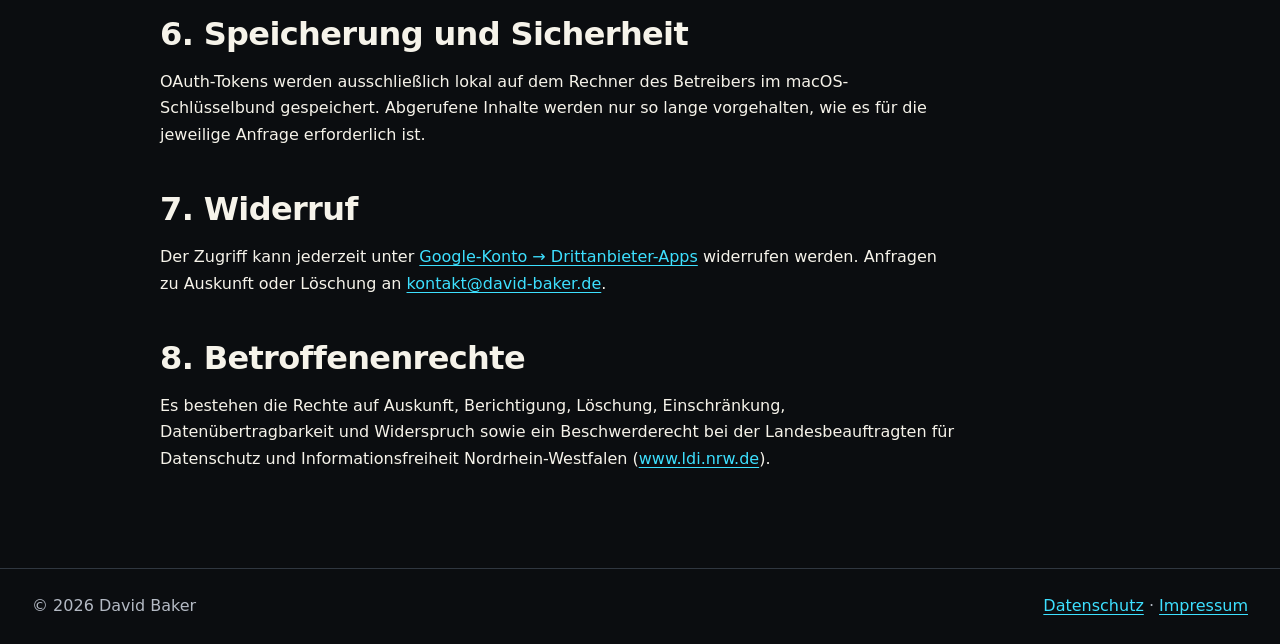
<file: docs/openclaw/datenschutz.html>
<!doctype html>
<html lang="de">
<head><meta charset="utf-8"><meta name="viewport" content="width=device-width, initial-scale=1"><meta name="description" content="Datenschutzerklärung für den privaten Assistenten OpenClaw."><title>Datenschutz – OpenClaw</title><link rel="stylesheet" href="../assets/style.css"></head>
<body>
<a class="skip-link" href="#inhalt">Zum Inhalt</a>
<header class="site-header"><nav class="nav" aria-label="Hauptnavigation"><a class="brand" href="index.html"><span>OPENCLAW</span></a><div class="nav-links"><a href="datenschutz.html" aria-current="page">Datenschutz</a><a href="../impressum.html">Impressum</a></div></nav></header>
<main id="inhalt" class="legal">
<p class="eyebrow">Rechtliches</p><h1>Datenschutzerklärung OpenClaw</h1><p class="meta">Stand: 27. Oktober 2026</p>
<h2>1. Verantwortlicher</h2><p><strong>David Baker</strong><br>Gudrunstraße 4<br>50996 Köln<br>Deutschland<br>E-Mail: <a href="mailto:kontakt@david-baker.de">kontakt@david-baker.de</a></p>
<h2>2. Wofür diese Erklärung gilt</h2><p>Diese Erklärung gilt für OpenClaw, einen privaten, selbst betriebenen Assistenten, der ausschließlich vom Betreiber für sein eigenes Google-Konto genutzt wird. Es gibt keine öffentliche Registrierung und keine weiteren Nutzer.</p>
<h2>3. Welche Google-Daten verarbeitet werden</h2><p>Nach ausdrücklicher OAuth-Autorisierung kann OpenClaw auf folgende Daten des verbundenen Google-Kontos zugreifen:</p><ul><li><strong>Gmail:</strong> E-Mails, Entwürfe, Labels und Einstellungen – zum Lesen, Durchsuchen, Sortieren, Beantworten und Versenden von E-Mails im Auftrag des Kontoinhabers.</li><li><strong>Google Kalender:</strong> Termine und Kalender – zum Anzeigen, Anlegen und Ändern von Terminen.</li><li><strong>Google Drive:</strong> Dateien und Ordner – zum Suchen, Lesen und Ablegen von Dateien.</li><li>E-Mail-Adresse und grundlegende Kontoinformationen zur Zuordnung des Kontos.</li></ul>
<h2>4. Zweck und Verarbeitung</h2><p>Die Daten werden ausschließlich genutzt, um die vom Kontoinhaber selbst angeforderten Assistenzfunktionen bereitzustellen. Zur Ausführung von Anfragen können die jeweils erforderlichen Inhalte an das KI-Sprachmodell Claude von Anthropic übermittelt werden (<a href="https://www.anthropic.com/legal/privacy">Datenschutzerklärung Anthropic</a>). Eine Verarbeitung in den USA ist dabei möglich.</p><p>Die Daten werden nicht verkauft, nicht für Werbung genutzt, nicht an Dritte weitergegeben (außer wie oben zur Ausführung der Anfrage beschrieben) und nicht zum Training allgemeiner KI-Modelle verwendet.</p>
<h2>5. Google API Services User Data Policy</h2><p>Die Nutzung und Übertragung von über Google APIs erhaltenen Informationen erfolgt in Übereinstimmung mit der <a href="https://developers.google.com/terms/api-services-user-data-policy">Google API Services User Data Policy</a>, einschließlich der Anforderungen zur eingeschränkten Nutzung („Limited Use“).</p>
<h2>6. Speicherung und Sicherheit</h2><p>OAuth-Tokens werden ausschließlich lokal auf dem Rechner des Betreibers im macOS-Schlüsselbund gespeichert. Abgerufene Inhalte werden nur so lange vorgehalten, wie es für die jeweilige Anfrage erforderlich ist.</p>
<h2>7. Widerruf</h2><p>Der Zugriff kann jederzeit unter <a href="https://myaccount.google.com/permissions">Google-Konto → Drittanbieter-Apps</a> widerrufen werden. Anfragen zu Auskunft oder Löschung an <a href="mailto:kontakt@david-baker.de">kontakt@david-baker.de</a>.</p>
<h2>8. Betroffenenrechte</h2><p>Es bestehen die Rechte auf Auskunft, Berichtigung, Löschung, Einschränkung, Datenübertragbarkeit und Widerspruch sowie ein Beschwerderecht bei der Landesbeauftragten für Datenschutz und Informationsfreiheit Nordrhein-Westfalen (<a href="https://www.ldi.nrw.de/kontakt">www.ldi.nrw.de</a>).</p>
</main>
<footer class="site-footer"><div class="footer-inner"><p>© 2026 David Baker</p><p><a href="datenschutz.html">Datenschutz</a> · <a href="../impressum.html">Impressum</a></p></div></footer>
</body>
</html>
</file>
<file: docs/assets/style.css>
:root {
  color-scheme: dark;
  --bg: #0b0d10;
  --panel: #15191e;
  --panel-2: #20262d;
  --text: #f6f3ea;
  --muted: #b4bac4;
  --accent: #b64cff;
  --accent-2: #3de0ff;
  --line: #303740;
  --max: 76rem;
}

* { box-sizing: border-box; }
html { scroll-behavior: smooth; }
body {
  margin: 0;
  min-height: 100vh;
  color: var(--text);
  background: radial-gradient(circle at 85% 0%, rgba(182, 76, 255, .16), transparent 28rem), var(--bg);
  font-family: Inter, ui-sans-serif, system-ui, -apple-system, BlinkMacSystemFont, "Segoe UI", sans-serif;
  line-height: 1.65;
}
a { color: var(--accent-2); text-underline-offset: .18em; }
a:hover { color: #9bf0ff; }
img { display: block; max-width: 100%; }
.skip-link { position: absolute; left: -9999px; top: 1rem; z-index: 20; padding: .75rem 1rem; color: #111; background: var(--accent-2); font-weight: 800; }
.skip-link:focus { left: 1rem; }
.site-header { border-bottom: 1px solid var(--line); background: rgba(11, 13, 16, .94); }
.nav { width: min(calc(100% - 2rem), var(--max)); margin: 0 auto; display: flex; align-items: center; justify-content: space-between; gap: 1.5rem; padding: .9rem 0; }
.brand { display: inline-flex; align-items: center; gap: .75rem; color: var(--text); text-decoration: none; font-weight: 900; letter-spacing: .035em; }
.brand img { width: 2.8rem; height: 2.8rem; flex-shrink: 0; object-fit: contain; }
.nav-links { display: flex; flex-wrap: wrap; gap: .8rem 1.2rem; }
.nav-links a { color: var(--muted); text-decoration: none; font-weight: 650; }
.nav-links a[aria-current="page"], .nav-links a:hover { color: var(--accent-2); }
main { width: min(calc(100% - 2rem), var(--max)); margin: 0 auto; padding: 4rem 0 5rem; }
.hero { display: grid; grid-template-columns: minmax(0, 1fr) minmax(15rem, 25rem); gap: clamp(2rem, 6vw, 6rem); align-items: center; min-height: 60vh; }
.hero-logo { width: min(100%, 24rem); height: auto; aspect-ratio: 1 / 1; object-fit: contain; justify-self: center; }
.eyebrow { margin: 0 0 .4rem; color: var(--accent-2); font-weight: 900; letter-spacing: .12em; text-transform: uppercase; }
h1, h2, h3 { line-height: 1.15; letter-spacing: -.02em; }
h1 { max-width: 17ch; margin: .2rem 0 1rem; font-size: clamp(2.5rem, 7vw, 5.7rem); }
h2 { margin: 2.7rem 0 .7rem; font-size: clamp(1.45rem, 3vw, 2rem); }
h3 { margin-top: 1.8rem; }
p, li { max-width: 78ch; }
.lead { color: var(--muted); font-size: clamp(1.1rem, 2.3vw, 1.35rem); }
.actions { display: flex; flex-wrap: wrap; gap: .8rem; margin-top: 2rem; }
.button { display: inline-flex; padding: .8rem 1rem; border: 1px solid var(--accent); border-radius: .45rem; color: #fff; background: var(--accent); text-decoration: none; font-weight: 850; }
.button.secondary { color: var(--text); background: transparent; border-color: var(--line); }
.grid { display: grid; grid-template-columns: repeat(3, 1fr); gap: 1rem; margin-top: 2.5rem; }
.card { padding: 1.4rem; border: 1px solid var(--line); border-radius: .7rem; background: var(--panel); }
.card h2 { margin-top: 0; font-size: 1.25rem; }
.legal { max-width: 60rem; }
.meta { color: var(--muted); }
.notice { margin: 1.5rem 0 2rem; padding: 1rem 1.2rem; border-left: .35rem solid var(--accent); background: rgba(255, 75, 62, .09); }
.notice strong { color: #ffaaa3; }
code { padding: .15em .35em; border-radius: .3em; background: var(--panel-2); }
.site-footer { border-top: 1px solid var(--line); color: var(--muted); }
.footer-inner { width: min(calc(100% - 2rem), var(--max)); margin: 0 auto; display: flex; justify-content: space-between; gap: 1rem; padding: 1.5rem 0; }
.footer-inner p { margin: 0; }
@media (max-width: 760px) {
  .nav, .footer-inner { align-items: flex-start; flex-direction: column; }
  .hero { grid-template-columns: 1fr; padding-top: 1rem; }
  .hero-logo { width: min(18rem, 80vw); order: -1; }
  .grid { grid-template-columns: 1fr; }
  main { padding-top: 2.5rem; }
}
</file>
